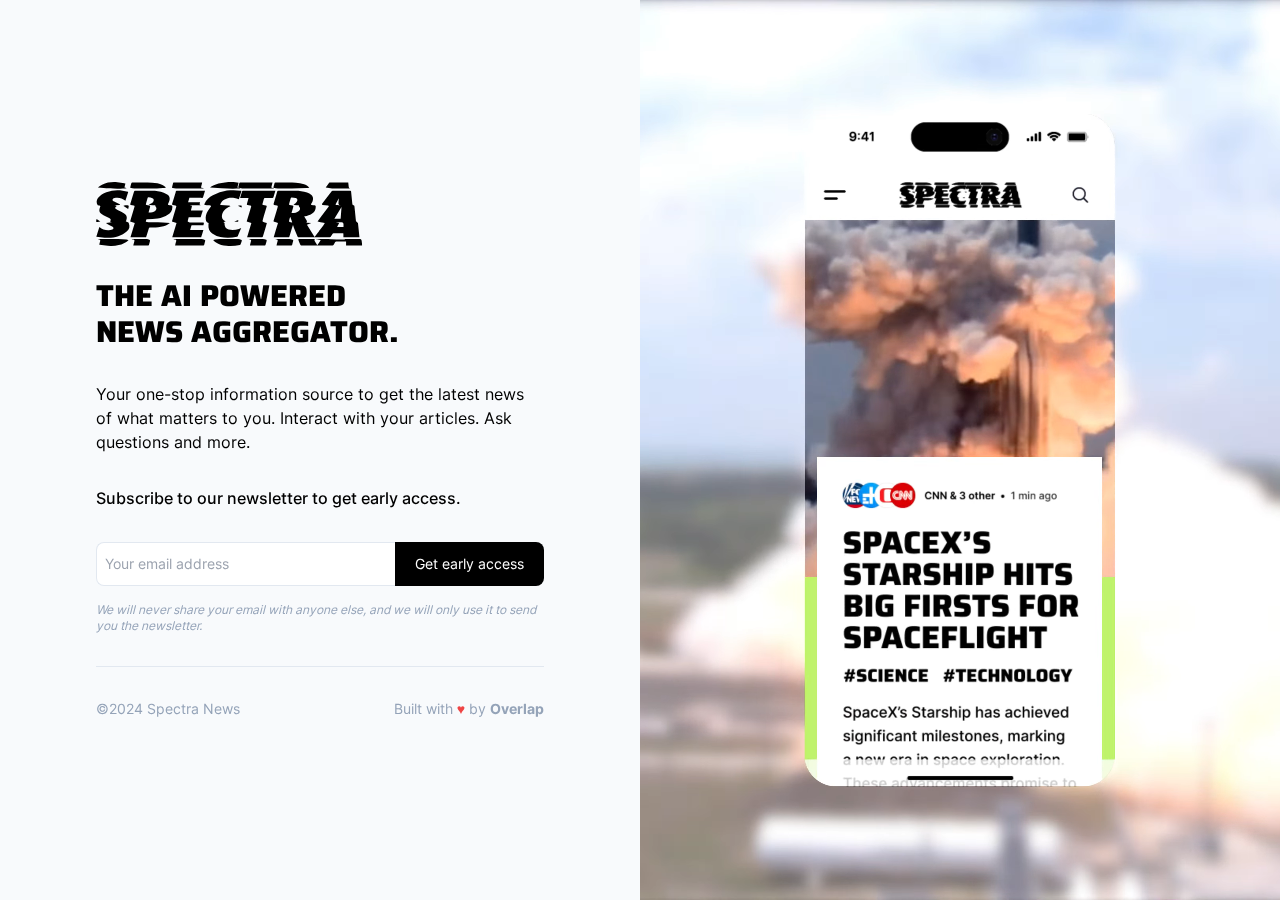
<file: index.html>
<!DOCTYPE html><html lang="en" class="h-full motion-safe:scroll-smooth"> <head><meta charset="UTF-8"><meta name="description" content="Spectra, The AI powered news aggregator."><meta name="viewport" content="width=device-width"><link rel="icon" type="image/svg+xml" href="/favicon.svg"><meta name="generator" content="Astro v4.11.5"><title>Spectra | The AI powered news aggregator.</title><link rel="stylesheet" href="/_astro/index.F7ZfIhFQ.css">
<link rel="stylesheet" href="/_astro/index.DmKllVsJ.css">
<style>button[data-astro-cid-j7pv25f6]{display:flex;align-items:center;justify-content:center;gap:.5rem;white-space:nowrap;border-radius:.5rem;padding:.75rem 1.25rem}section[data-astro-cid-j7pv25f6] img[data-astro-cid-j7pv25f6]{-o-object-fit:cover;object-fit:cover;-o-object-position:top;object-position:top;animation:image-parallax linear both;animation-timeline:view(y)}
</style><script type="module">document.addEventListener("DOMContentLoaded",()=>{function a(){const n=document.getElementById("form");if(n){let e=function(t){o||(o=t);const r=t-o,l=c(r/s);window.scrollTo(0,i+u*l),r<s&&window.requestAnimationFrame(e)},c=function(t){return t<.5?8*t*t*t*t:1-Math.pow(-2*t+2,4)/2};const d=n.offsetTop,i=window.scrollY,u=d-i,s=2e3;let o=null;window.requestAnimationFrame(e)}}window.setTimeout(a,6e3)});
</script></head> <body class="scroll-smooth bg-slate-50 font-sans text-gray-800 antialiased">  <main class="h-full min-h-screen md:flex md:flex-row md:flex-wrap md:items-center md:justify-center flex flex-col-reverse sm:flex-col" data-astro-cid-j7pv25f6> <section id="form" class="text-black h-screen selection:bg-black selection:text-white md:flex md:flex-1 md:items-center md:justify-center" data-astro-cid-j7pv25f6> <div class="flex w-full h-full flex-col items-start justify-center gap-8 p-8 sm:p-24 md:fixed md:max-w-lg lg:p-8" data-astro-cid-j7pv25f6> <svg xmlns="http://www.w3.org/2000/svg" width="267" height="64" fill="none" data-astro-cid-j7pv25f6><g clip-path="url(#a)" data-astro-cid-j7pv25f6><g fill="#000" clip-path="url(#b)" data-astro-cid-j7pv25f6><path d="M208.245 34.485c.842 1.413 1.629 2.727 2.409 4.046.435.732.349 1.438-.259 2.118l4.865.287.042.174-4.356 1.613 7.641 12.272c3.173-4.915 7.498-8.869 10.244-13.996l-7.291-1.424c1.362-1.901 2.551-3.623 3.804-5.299 2.387-3.193 4.813-6.356 7.215-9.538.469-.623.212-1.146-.589-1.226-1.796-.18-3.593-.339-5.386-.542-.232-.026-.524-.226-.628-.426-.083-.16.005-.499.136-.67 3.175-4.228 6.359-8.448 9.568-12.648.189-.249.598-.464.905-.464 4.717-.02 9.436.001 14.153.008 1.187 0 2.374.005 3.561-.04.55-.02.755.157.808.716.392 4.034.833 8.063 1.21 12.099.084.893.32 1.554 1.267 1.792.775.194.866.832.932 1.488.412 4.061.827 8.121 1.244 12.182.025.23.087.46.078.69-.05 1.409.52 2.426 1.801 3.07.21.107.363.494.395.769.417 3.797.808 7.599 1.206 11.4.08.766.165 1.53.254 2.35h-16.077v-3.887c-.355-.03-.602-.07-.849-.07-2.982-.003-5.966.011-8.949-.013-.523-.004-.867.132-1.126.594-.509.908-1.109 1.766-1.566 2.696-.294.596-.664.74-1.286.737-4.575-.025-9.147-.014-13.722-.014-5.702 0-11.405-.014-17.108.019-.7.004-1.006-.222-1.26-.855-1.18-2.957-2.424-5.889-3.623-8.838-.345-.848-.616-1.728-.93-2.62-.875 2.747-1.738 5.43-2.578 8.12-.37 1.188-.662 2.4-1.05 3.58-.08.243-.424.568-.648.57-4.892.03-9.787.017-14.679.01-.054 0-.108-.033-.313-.1 1.425-4.71 2.85-9.425 4.279-14.145-1.422-.466-2.663-.876-3.906-1.276-.483-.154-.662-.386-.491-.938 1.129-3.673 2.231-7.354 3.323-11.04.311-1.054.565-2.122.818-3.191.152-.638-.05-1.033-.784-1.127-.987-.127-1.983-.273-2.932-.556-.248-.075-.545-.749-.462-1.046.9-3.139 1.875-6.255 2.824-9.38.32-1.05.656-2.098.925-3.162.111-.443.275-.62.747-.619 5.762.018 11.524-.055 17.284.042 3.962.066 7.916.383 11.71 1.703 1.629.567 3.136 1.346 4.392 2.552 1.203 1.156 1.775 2.56 1.572 4.23-.209 1.723-.73 3.322-1.926 4.648-.134.15-.212.506-.125.657.113.196.403.368.639.405.989.153 1.987.248 2.979.372.878.11 1.168.66 1.177 1.486.031 3.043-1.413 5.24-3.911 6.816-2.097 1.323-4.432 2.058-6.821 2.639-.221.054-.442.114-.77.2h-.006ZM197.598 22.5c.025-.1.051-.198.075-.298.231-.093.457-.198.692-.28 1.286-.442 2.132-1.351 2.673-2.563.705-1.583.252-2.796-1.413-3.257-1.266-.35-2.618-.377-3.928-.561-.574-.082-.821.177-.968.712-.523 1.895-1.097 3.775-1.627 5.668-.132.474-.092.94.532 1.06.952.183 1.903.395 2.866.511.794.096.98.527.801 1.194-.488 1.815-1.003 3.622-1.509 5.432l-.239.858c2.721.06 5.182-.325 7.273-2.042 1.577-1.295 1.627-3.085.181-4.517-.195-.191-.132-.643-.222-1.173-1.186-.075-2.644-.14-4.094-.279-.375-.036-.728-.305-1.091-.467l-.002.002Zm47.918 2.407-7.145 11.772h6.267l.878-11.772Zm-4.439 20.09h6.426c0-.97.021-1.887-.006-2.803-.034-1.241-.577-1.923-1.805-1.975-1.963-.082-3.932-.023-5.899-.023 0 .039-.004.077-.004.113l3.393.654-2.107 4.032.002.002Zm1.756-28.415c-.046.005-.093 0-.101.014-1.003 1.816-2.036 3.618-2.976 5.466-.198.39-.029.914.638.93.311.007.621.083.93.121 1.034.127 2.068.252 3.102.377-.2-.146-.41-.22-.625-.281-.973-.274-1.422-.91-1.347-1.912.121-1.571.25-3.14.377-4.713l.002-.002Zm-46.87 24.042.267-.252-1.995-5.51c-.509 1.426-.867 2.82-1.189 4.222-.038.163.085.494.214.546.888.361 1.799.67 2.701.992l.002.002ZM34.459 55.325l4.319-14.259-4.636-1.512c.622-2.17 1.198-4.223 1.8-6.267.84-2.854 1.708-5.7 2.549-8.553.23-.784-.005-1.097-.809-1.23a68.72 68.72 0 0 1-2.852-.525c-.665-.14-.636-.65-.49-1.139 1.156-3.846 2.327-7.689 3.487-11.533.47-1.565.464-1.568 2.087-1.566 5.326.005 10.654-.079 15.976.05 4.017.096 8.053.384 11.849 1.872 1.378.54 2.707 1.314 3.9 2.193 1.905 1.406 2.416 3.433 1.802 5.661-.323 1.178-.914 2.286-1.423 3.407-.23.506-.021.989.53 1.062.818.11 1.637.226 2.456.347 1.103.165 1.319.395 1.353 1.495.106 3.424-1.567 5.899-4.249 7.788-3.111 2.194-6.634 3.438-10.37 3.886-3.465.417-6.969.529-10.459.697-.721.035-1.055.207-1.133.92-.049.45-.19.891-.335 1.545.902.182 1.748.462 2.605.506 1.589.08 3.186.005 4.778.027 3.179.046 6.36.06 9.537.188 2.37.096 4.734.351 7.268.548-1.983 1.661-4.143 2.619-6.457 3.245-3.453.933-6.994 1.202-10.557 1.242-1.043.012-2.085.07-3.125.032-.584-.021-.811.229-.966.736-.866 2.85-1.745 5.7-2.649 8.538-.075.236-.374.572-.57.573-5.005.032-10.013.025-15.218.025l.002.001Zm18.329-32.823.071-.29c.38-.09.761-.18 1.142-.273 1.566-.377 2.835-1.143 3.466-2.706.572-1.413.281-2.534-1.113-3.095-1.17-.471-2.5-.546-3.762-.784-.541-.103-.828.116-.983.676-.545 1.976-1.16 3.933-1.706 5.91-.15.543-.037.987.716 1.066.846.09 1.677.332 2.517.49 1.039.197 1.173.41.893 1.452-.485 1.81-.963 3.62-1.465 5.515 2.348.092 4.586-.108 6.538-1.512 1.606-1.156 1.756-3.035.466-4.481-.22-.247-.222-.688-.39-1.257-1.529-.07-3.305-.121-5.076-.25-.447-.033-.876-.302-1.312-.464l-.002.004Z" data-astro-cid-j7pv25f6></path><path d="M105.16 55.312H76.246c1.452-4.808 2.873-9.521 4.298-14.244a9123.96 9123.96 0 0 0-4.638-1.517c.646-2.223 1.251-4.33 1.87-6.43.817-2.775 1.65-5.545 2.466-8.32.252-.858.042-1.144-.819-1.297-.843-.152-1.679-.345-2.52-.508-.817-.158-1.018-.455-.787-1.215 1.008-3.292 2.023-6.582 3.028-9.874.227-.747.497-1.493.615-2.26.121-.786.516-.927 1.232-.92 3.937.041 7.873.047 11.81.047 5.035 0 10.07-.021 15.105-.032h1.111c-.501 1.674-.947 3.223-1.43 4.76-.242.767-.346 1.796-.888 2.19-.539.394-1.549.162-2.354.164-3.618.009-7.235.004-10.942.004l-1.318 4.407h11.982c-.116.52-.181.937-.306 1.335-.309.982-.181 1.258.932 1.549H93.966l-.023.11c.38.081.758.182 1.14.243.748.121.963.438.774 1.194l-.972 3.851h11.972c-.741 2.254-1.452 4.413-2.173 6.61H92.683c-.34 1.34-.69 2.649-.987 3.97-.035.15.168.462.335.538 1.121.518 2.26.911 3.544.892 3.271-.052 6.545-.035 9.816-.005.843.008 1.683.17 2.604.27l-.54 2.523h-.934c-3.417 0-6.834.014-10.25-.012-.587-.005-.858.127-1.009.747-.31 1.286-.742 2.544-1.152 3.907h13.287c-.761 2.494-1.489 4.884-2.235 7.324l-.002-.002ZM3.368 45.111c2.75 2.449 5.88 3.316 9.273 3.205 1.237-.042 2.511-.377 3.676-.822 1.47-.563 1.578-1.797.281-2.684-.949-.648-2.014-1.126-3.027-1.682-1.212-.666-2.423-1.333-3.598-2.194l5.5-.697c.006-.086.013-.173.018-.26-.514-.17-1.029-.34-1.562-.518 1.204-1.26 1.14-2.227-.344-3.108-1.314-.778-2.754-1.34-4.102-2.065-1.321-.709-2.7-1.37-3.87-2.283-2.792-2.178-2.575-4.378-1.463-7.116.386-.949.252-1.277-.803-1.383a11.028 11.028 0 0 1-1.341-.244c-.153-.035-.343-.121-.42-.243-1.344-2.11-1.224-4.879.345-6.914 2.192-2.84 5.178-4.568 8.442-5.864 7.13-2.833 14.335-2.633 21.574-.449.05.016.092.063.266.183l-2.8 8.685c-1.333-.753-2.567-1.629-3.933-2.18-2.267-.916-4.653-1.145-7.03-.375-.795.257-1.82.473-1.899 1.533-.076 1.04.859 1.446 1.619 1.832 1.673.853 3.389 1.622 5.068 2.463.32.16.547.5.817.758l-.166.227-5.363.386c.702.346 1.677-.06 2.066 1.01-.238.137-.44.241-.627.366-.887.59-1.069 1.5-.242 2.166.862.692 1.896 1.185 2.89 1.697 1.721.886 3.541 1.6 5.187 2.603 3.111 1.891 3.67 4.029 2.329 7.665-.078.21-.176.413-.292.685.706.255 1.375.484 2.037.74.443.17.732.368.935.937 1.208 3.372.732 5.676-1.828 8.15-2.474 2.388-5.515 3.792-8.684 4.927-4.43 1.585-9.032 1.865-13.68 1.45-2.692-.24-5.37-.642-8.311-1l3.057-9.582.005-.005Z" data-astro-cid-j7pv25f6></path><path d="M134.448 24.134c-2.572.816-4.479 2.265-6.074 4.165-1.21 1.44-2.043 3.08-2.408 4.938-.484 2.466.722 4.82 3.002 5.864.207.095.419.177.767.323l-2.133.68c-.009.087-.016.175-.024.262l.999.681c0 .456-.035 1.003.005 1.544.197 2.66 1.542 4.248 4.118 4.913 3.476.897 6.867.42 10.221-.625.704-.22 1.397-.477 2.272-.776-.511 1.184-.967 2.203-1.394 3.233-.654 1.577-1.264 3.17-1.949 4.731-.135.308-.49.659-.803.73-5.537 1.255-11.109 1.457-16.686.318a20.998 20.998 0 0 1-8.121-3.561c-2.989-2.148-4.107-5.113-3.79-8.703.054-.604.111-1.21.168-1.842-.019-.017-.057-.08-.104-.087-1.773-.297-2.398-1.505-2.68-3.135-.56-3.245.358-6.15 1.99-8.857.919-1.524 2.08-2.903 3.116-4.361.11-.155.205-.494.127-.577-.198-.212-.483-.409-.763-.462-.587-.115-1.194-.129-1.792-.193-1.081-.115-2.16-.247-3.243-.35-.853-.08-1.048-.465-.713-1.26 1.648-3.912 4.69-6.448 8.289-8.428a40.879 40.879 0 0 1 14.139-4.7c4.429-.62 8.876-.677 13.301.142.338.062.666.16 1.17.283-.897 2.831-1.773 5.598-2.623 8.287-1.541-.476-2.956-1.107-4.433-1.333-3.626-.555-7.125-.073-10.338 1.844-1.65.984-2.741 2.468-3.626 4.117-.247.46-.153.977.473 1.031 2.432.207 4.867.358 7.3.54.544.04 1.091.084 1.621.197.226.049.414.28.617.427h.002Z" data-astro-cid-j7pv25f6></path><path d="M155.369 41.068c-1.651-.538-3.08-1.004-4.67-1.524.81-2.7 1.587-5.263 2.35-7.833.69-2.328 1.373-4.658 2.042-6.992.226-.788-.011-1.078-.84-1.215-.956-.159-1.918-.298-2.855-.537-.655-.169-.593-.706-.438-1.248.53-1.857 1.037-3.718 1.583-5.68h-8.506c.113-.384.186-.643.266-.902.586-1.909 1.198-3.81 1.743-5.729.148-.52.365-.68.89-.678 8.802.025 17.603.032 26.405.038 1.679 0 3.357-.017 5.036-.027h1.026c-.528 1.741-.999 3.342-1.507 4.932-.243.767-.355 1.773-.895 2.188-.501.384-1.495.141-2.273.146-1.824.01-3.647.03-5.47-.008-.754-.016-1.21.134-1.411.978-.404 1.686-.955 3.337-1.387 5.018-.129.499-.007.935.702 1.013.905.1 1.795.34 2.696.5.792.138 1.023.454.785 1.256-.949 3.189-1.929 6.37-2.866 9.56a97.594 97.594 0 0 0-1.243 4.7c-.045.19.176.593.362.664 1.257.476 2.536.89 3.971 1.379-.587 2.085-1.157 4.202-1.779 6.302-.732 2.47-1.499 4.929-2.289 7.38-.079.24-.435.554-.664.556-4.893.03-9.787.019-14.682.014-.081 0-.163-.044-.358-.1l4.274-14.149.002-.002ZM266.225 63.432h-16.157v-3.944c-.367-.024-.619-.056-.872-.056-2.953-.003-5.906.014-8.859-.017-.581-.007-.876.193-1.14.692a29.752 29.752 0 0 1-1.688 2.824c-.184.271-.628.516-.953.516-10.423.026-20.846.02-31.269.033-.512 0-.773-.146-.961-.636-.565-1.488-1.208-2.946-1.774-4.432-.438-1.145-.266-1.359.943-1.359h15.551c-1.029.707-.664 1.366-.209 2.087.815 1.292 1.575 2.621 2.472 4.125 1.187-1.717 2.278-3.297 3.387-4.905-1.383-1.081-3.019-.921-4.707-1.227.266-.043.378-.07.489-.078.144-.009.29-.002.434-.002 4.691 0 9.4-.255 14.066.082 3.683.266 7.354.429 11.04.448.984.005 1.968 0 3.143 0l-.734-.46c.139-.033.211-.066.284-.066 4.951-.004 9.901-.007 14.853 0 1.258 0 1.98.657 2.131 1.904.177 1.46.349 2.922.533 4.472l-.003-.001ZM143.804 6.113l-1.616-.624c.375-1.434.757-2.826 1.095-4.23.123-.512.359-.678.891-.677 3.329.018 6.659-.008 9.987-.01 7.004-.004 14.01 0 21.015 0h1.369c-.431 1.726-.827 3.316-1.239 4.976.935.274 1.827.537 2.718.8v.147c-.26.016-.521.045-.78.045-10.31.002-20.622.012-30.932-.017-.845-.002-1.689-.287-2.536-.44l.028.03ZM77.665 57.053h6.16c7.209 0 14.418-.038 21.626.04 1.15.012 2.303.518 3.432.866.176.053.377.514.327.731a67.791 67.791 0 0 1-1.09 4.192c-.071.24-.436.564-.665.564-9.38.026-18.76.019-28.14.014-.053 0-.107-.034-.222-.07.355-1.415.63-2.86 1.09-4.24.311-.936-.151-1.296-.827-1.558-.548-.212-1.146-.294-1.721-.435.009-.034.017-.07.028-.104h.002Z" data-astro-cid-j7pv25f6></path><path d="M213.314 5.652c-1.088.18-1.978.428-2.877.459-4.851.174-9.703.346-14.558.417-4.659.07-9.323.08-13.982-.022-1.483-.033-2.955-.517-4.547-.816.438-1.665.8-3.144 1.237-4.6.067-.22.484-.471.741-.473 4.31-.035 8.621-.052 12.933-.03 2.516.014 5.035.06 7.55.173 2.805.126 5.581.476 8.266 1.367 1.99.66 3.711 1.705 5.237 3.525ZM69.595 5.671c-.895.151-1.785.369-2.687.44-2.015.16-4.032.332-6.05.35-7.531.06-15.062.104-22.593.043-1.333-.01-2.661-.548-4.104-.867.428-1.634.794-3.141 1.241-4.625.061-.206.506-.42.775-.421C39.768.565 43.36.554 46.948.586c3.066.026 6.135.03 9.196.187 3.558.183 7.109.583 10.336 2.255 1.156.6 2.155 1.5 3.226 2.264l-.108.381-.003-.002ZM106.16.633l-1.233 4.906 2.747.822a5.68 5.68 0 0 1-.023.183h-.812c-8.912 0-17.827.038-26.738-.04-1.362-.012-2.722-.553-4.171-.868.424-1.623.817-3.069 1.178-4.524.148-.596.584-.54 1.02-.54 3.126 0 6.249.002 9.374.003 6.132 0 12.264.004 18.395.007.056 0 .112.021.264.05h-.001ZM3.268 62.702c.285-1.215.474-2.425.863-3.565.336-.986-.187-1.31-.902-1.566-.523-.186-1.077-.285-1.705-.447.13-.04.157-.053.184-.053 4.31-.061 8.62-.152 12.93-.17 2.485-.01 4.974.053 7.458.164 2.756.124 5.51.303 8.259.536.712.06 1.4.412 2.169.651-2.826 2.677-6.167 4.03-9.754 4.862a34.718 34.718 0 0 1-11.028.74c-2.699-.247-5.38-.685-8.07-1.041-.137-.017-.267-.073-.403-.11l-.001-.001ZM117.459 58.072c.455-.221.893-.578 1.369-.637a48.651 48.651 0 0 1 4.551-.37c3.35-.099 6.705-.17 10.058-.174 2.89-.003 5.784.026 8.665.2 1.167.07 2.316.53 3.451.889.17.053.356.564.288.79a42.458 42.458 0 0 1-1.225 3.516c-.115.287-.459.612-.751.676-4.463.982-8.986 1.281-13.526.826-3.491-.35-6.915-1.095-9.919-3.057-1.049-.687-1.988-1.544-2.977-2.324.005-.111.011-.224.018-.335h-.002ZM143.776 6.083l.44.46c-10.136.381-20.135-.086-30.141-.945 3.193-4.16 21.032-7.133 28.5-4.746l-1.176 4.76 2.405.502-.028-.03ZM29.406 1.597l-.958 3.939c.729.224 1.445.445 2.178.669-4.244.6-13.962.923-28.71-.654C3.19 4.352 4.501 3.356 6.004 2.647 10.887.344 16.063-.278 21.376.2c2.347.212 4.669.709 7 1.091.333.056.654.192 1.03.306ZM253.925 6.493c-.271.018-.544.049-.815.049-5.677.003-11.357.082-17.03-.04-2.063-.043-4.117-.565-6.38-.9 1.159-1.665 2.193-3.19 3.285-4.67.16-.218.599-.322.911-.324 4.428-.026 8.858-.024 13.287-.03h5.056c.139 1.164.299 2.298.403 3.437.09.99.2 1.945 1.284 2.477l-.001.001ZM35.87 57.053c4.484 0 8.966-.024 13.45.018 1.14.01 2.288.172 3.414.364 1.149.199 1.47.758 1.194 1.92a54.395 54.395 0 0 1-.944 3.517c-.076.245-.436.57-.669.572-4.978.033-9.955.024-15.05.024.25-.91.49-1.752.71-2.6.144-.56.26-1.126.382-1.69.228-1.06.099-1.296-.968-1.642-.5-.161-1.022-.259-1.533-.386l.014-.099v.002ZM153.895 63.47c.388-1.55.706-3.016 1.137-4.448.193-.64.041-1.013-.511-1.234-.65-.26-1.33-.45-2.084-.7.302-.014.535-.033.766-.033 4.57-.002 9.141-.052 13.708.035 1.107.02 2.215.458 3.301.778.466.137.573.518.414 1.045-.393 1.3-.678 2.631-1.068 3.931-.074.25-.42.6-.644.6-4.973.035-9.946.026-15.021.026h.002ZM180.505 63.47c.385-1.54.653-2.995 1.129-4.38.322-.933-.21-1.229-.808-1.486-.535-.231-1.142-.299-1.717-.55h.858c4.429 0 8.858-.048 13.284.034 1.141.02 2.286.407 3.405.714.522.143.692.556.504 1.163-.4 1.296-.683 2.63-1.065 3.931-.068.23-.386.55-.591.551-4.976.032-9.952.025-15.001.025l.002-.002ZM32.164 26.974l-4.614-3.013.071-.231c1.571-.29 3.151-.614 4.743-.124.217.066.424.674.377.994-.12.82-.384 1.62-.577 2.376v-.002ZM4.336 39.556c-1.5.177-2.902 1.173-4.336-.167l.582-2.388c1.269.864 2.472 1.68 3.754 2.555ZM145.448 25.607c-1.084-.534-2.087-1.03-3.09-1.523l.103-.46c.914-.034 1.833-.133 2.737-.054.215.019.478.61.537.968.05.306-.163.653-.285 1.069h-.002ZM142.288 38.06l-.133 1.792c-1.078-.092-2.399-.207-3.923-.34 1.495-.535 2.777-.993 4.055-1.452h.001Z" data-astro-cid-j7pv25f6></path></g></g><defs data-astro-cid-j7pv25f6><clipPath id="a" data-astro-cid-j7pv25f6><path fill="#fff" d="M0 0h266.4v64H0z" data-astro-cid-j7pv25f6></path></clipPath><clipPath id="b" data-astro-cid-j7pv25f6><path fill="#fff" d="M0 0h266.225v64H0z" data-astro-cid-j7pv25f6></path></clipPath></defs></svg> <h1 class="text-3xl uppercase text-balance" data-astro-cid-j7pv25f6>
The AI powered news aggregator.
</h1> <p data-astro-cid-j7pv25f6>
Your one-stop information source to get the latest news of what
          matters to you. Interact with your articles. Ask questions and more.
</p> <!-- <p>Coming soon to iOS and Android.</p> --> <p class="font-medium" data-astro-cid-j7pv25f6>
Subscribe to our newsletter to get early access.
</p> <form id="subscribeForm" action="https://news.getspectra.app/subscribe" method="post" class="w-full"> <div class="w-full text-sm flex"> <input class="bg-white p-2 pr-0 border-r-0 rounded-l-lg flex-1 text-black border border-slate-200 whitespace-nowrap" type="email" placeholder="Your email address" name="EMAIL" required> <!-- Honeypot field --> <div aria-hidden="true" style="position: absolute; left: -5000px;"> <input type="text" name="b_b2f0e0451e670622752a0bf03_c70198936d" tabindex="-1" value=""> </div> <!-- Hidden field for tags --> <input type="hidden" name="tags" value="landing"> <button type="submit" value="Subscribe" name="subscribe" class="bg-black hover:bg-slate-800 text-white p-3 sm:px-5 rounded-r-lg whitespace-nowrap">Get early access</button> </div> <p class="py-2" id="response"></p><p id="defaultMsg" class="text-xs italic text-slate-400"> We will never share your email with anyone else, and we will only use it to send you the newsletter. </p> <p id="successMsg" class="italic text-sm text-green-600" hidden> Thank you for subscribing! Check your inbox. 📬 </p> <p id="failureMsg" class="italic text-sm text-red-600" hidden> Subscription failed. Please try again. </p> <p id="errorMsg" class="italic text-sm text-red-600" hidden> An error occurred. Please try again. </p>  </form> <script>
  document.addEventListener("DOMContentLoaded", function () {
    const form = document.getElementById("subscribeForm");
    const successMsg = document.getElementById("successMsg");
    const failureMsg = document.getElementById("failureMsg");
    const errorMsg = document.getElementById("errorMsg");

    form.addEventListener("submit", function (event) {
      event.preventDefault();

      const formData = new FormData(form);

      fetch(form.action, {
        method: form.method,
        body: formData,
        headers: {
          Accept: "application/json",
        },
      })
        .then((response) => response.json())
        .then((data) => {
          if (data.result === "success") {
            defaultMsg.remove();
            successMsg.removeAttribute("hidden");
          } else {
            defaultMsg.remove();
            failureMsg.removeAttribute("hidden");
          }
          form.reset(); // Clear the input field after submission
        })
        .catch((error) => {
          console.error(error);
          defaultMsg.remove();
          errorMsg.removeAttribute("hidden");
        });
    });
  });
</script> <hr class="w-full h-px bg-slate-200 border-0" data-astro-cid-j7pv25f6> <p class="text-sm text-slate-400 flex justify-between w-full" data-astro-cid-j7pv25f6> <span data-astro-cid-j7pv25f6>&copy;2024 Spectra News</span> <span data-astro-cid-j7pv25f6>
Built with <span class="text-red-500" data-astro-cid-j7pv25f6>&hearts;</span> by <a class="hover:underline font-bold hover:text-slate-600" href="https://weareoverlap.io/" target="_blank" data-astro-cid-j7pv25f6>Overlap</a></span> </p> </div> </section> <section class="bg-lime-300 overflow-clip relative h-screen selection:bg-white selection:text-primary-600 md:flex md:min-h-screen md:flex-1 md:items-center md:justify-center" data-astro-cid-j7pv25f6> <div class="flex w-full h-full items-center pointer-events-none" data-astro-cid-j7pv25f6> <video class="absolute z-10 w-full h-full pointer-events-none object-cover" poster="/_astro/landing-cover-bg.CY1GF8Io.webp" autoplay loop muted playsinline preload="auto" disableRemotePlayback disablepictureinpicture data-astro-cid-j7pv25f6> <source src="/_astro/spectra-landing.B311-CaA.mp4" type="video/mp4; codecs=&quot;hvc1&quot;" data-astro-cid-j7pv25f6> <source src="/_astro/spectra-landing.BW5N-xcs.webm" type="video/webm; codecs=&quot;vp9&quot;" data-astro-cid-j7pv25f6> <img src="/_astro/landing-cover-bg.CY1GF8Io_LdiYr.png" class="absolute w-full h-full" alt="Spectra, The AI powered news aggregator." data-astro-cid-j7pv25f6 width="1800" height="1800" loading="lazy" decoding="async"> </video> </div> </section> </main>  <script src="https://cloud.umami.is/script.js" data-website-id="900df4de-b23f-4a42-a7bf-7a2173920e97"></script></body></html>
</file>
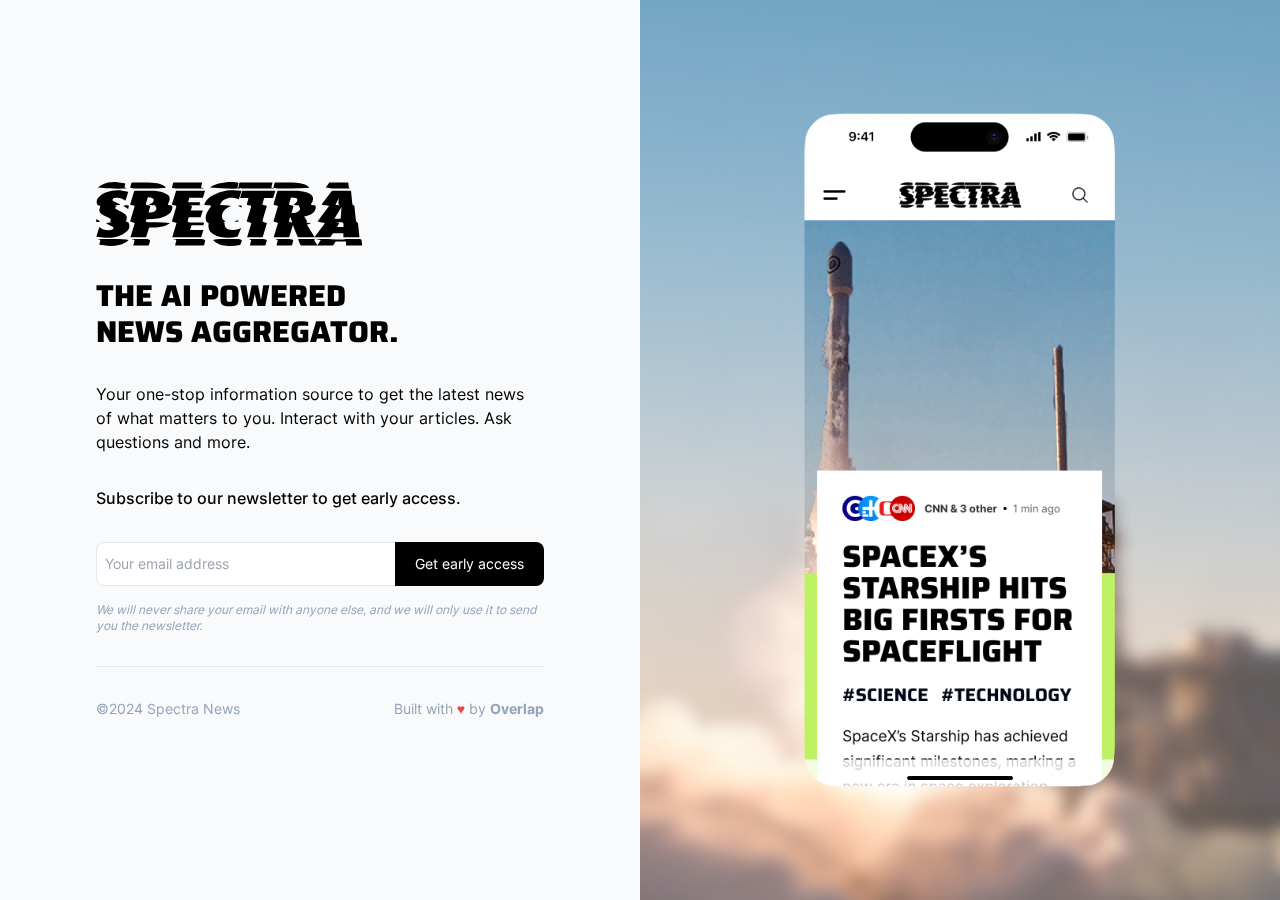
<file: en/index.html>
<!doctype html><title>Redirecting to: /</title><meta http-equiv="refresh" content="0;url=/"><meta name="robots" content="noindex"><link rel="canonical" href="/"><body>	<a href="/">Redirecting from <code>/en/</code> to <code>/</code></a></body>
</file>
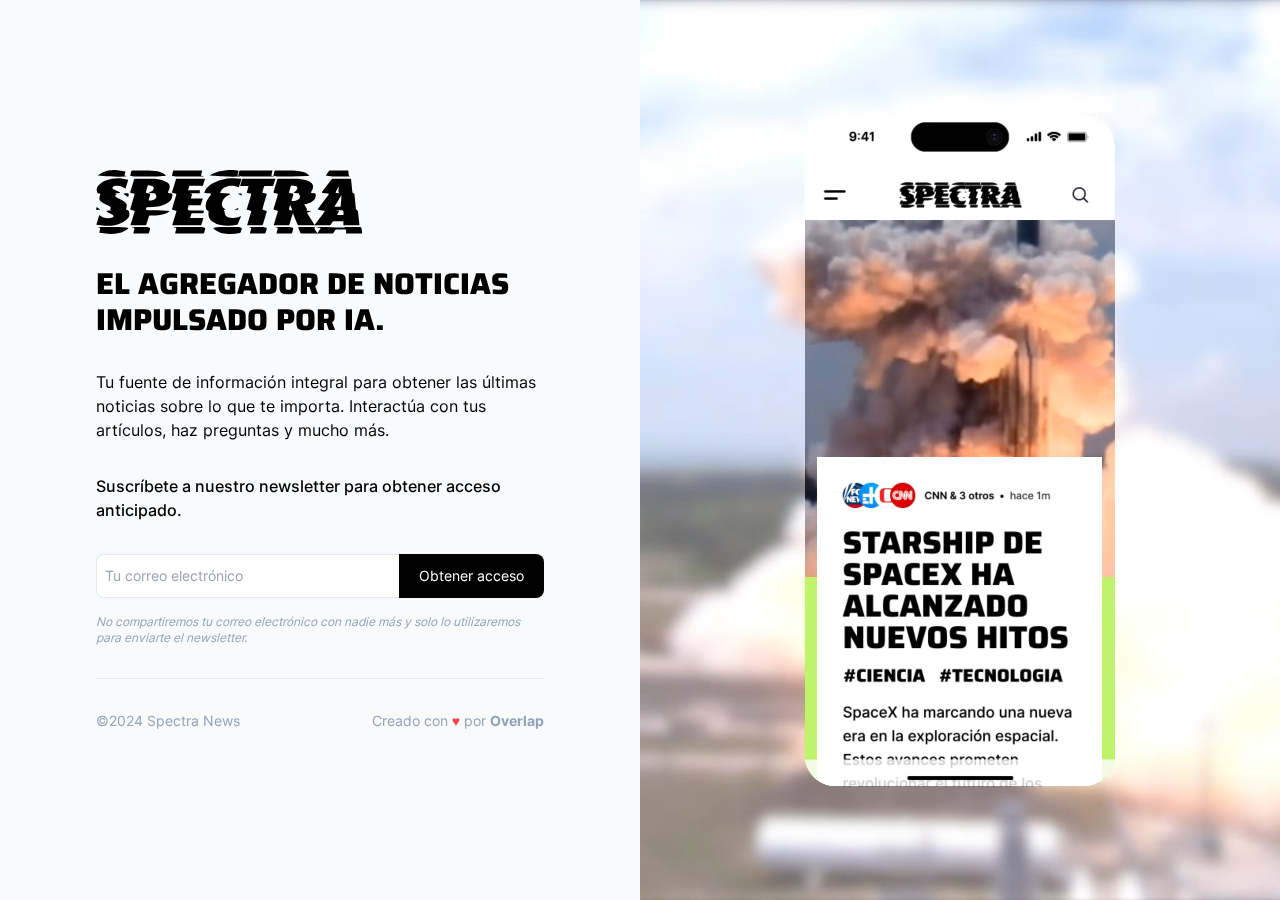
<file: es/index.html>
<!DOCTYPE html><html lang="es" class="h-full motion-safe:scroll-smooth"> <head><meta charset="UTF-8"><meta name="description" content="Spectra, The AI powered news aggregator."><meta name="viewport" content="width=device-width"><link rel="icon" type="image/svg+xml" href="/favicon.svg"><meta name="generator" content="Astro v4.11.5"><title>Spectra | El agregador de noticias impulsado por IA.</title><link rel="stylesheet" href="/_astro/index.F7ZfIhFQ.css">
<link rel="stylesheet" href="/_astro/index.DmKllVsJ.css">
<style>button[data-astro-cid-7pewbour]{display:flex;align-items:center;justify-content:center;gap:.5rem;white-space:nowrap;border-radius:.5rem;padding:.75rem 1.25rem}section[data-astro-cid-7pewbour] img[data-astro-cid-7pewbour]{-o-object-fit:cover;object-fit:cover;-o-object-position:top;object-position:top;animation:image-parallax linear both;animation-timeline:view(y)}
</style><script type="module">document.addEventListener("DOMContentLoaded",()=>{function a(){const n=document.getElementById("form");if(n){let e=function(t){o||(o=t);const r=t-o,l=c(r/s);window.scrollTo(0,i+u*l),r<s&&window.requestAnimationFrame(e)},c=function(t){return t<.5?8*t*t*t*t:1-Math.pow(-2*t+2,4)/2};const d=n.offsetTop,i=window.scrollY,u=d-i,s=2e3;let o=null;window.requestAnimationFrame(e)}}window.setTimeout(a,6e3)});
</script></head> <body class="scroll-smooth bg-slate-50 font-sans text-gray-800 antialiased">  <main class="h-full min-h-screen md:flex md:flex-row md:flex-wrap md:items-center md:justify-center flex flex-col-reverse sm:flex-col" data-astro-cid-7pewbour> <section id="form" class="text-black h-screen selection:bg-black selection:text-white md:flex md:flex-1 md:items-center md:justify-center" data-astro-cid-7pewbour> <div class="flex w-full h-full flex-col items-start justify-center gap-8 p-8 sm:p-24 md:fixed md:max-w-lg lg:p-8" data-astro-cid-7pewbour> <svg xmlns="http://www.w3.org/2000/svg" width="267" height="64" fill="none" data-astro-cid-7pewbour><g clip-path="url(#a)" data-astro-cid-7pewbour><g fill="#000" clip-path="url(#b)" data-astro-cid-7pewbour><path d="M208.245 34.485c.842 1.413 1.629 2.727 2.409 4.046.435.732.349 1.438-.259 2.118l4.865.287.042.174-4.356 1.613 7.641 12.272c3.173-4.915 7.498-8.869 10.244-13.996l-7.291-1.424c1.362-1.901 2.551-3.623 3.804-5.299 2.387-3.193 4.813-6.356 7.215-9.538.469-.623.212-1.146-.589-1.226-1.796-.18-3.593-.339-5.386-.542-.232-.026-.524-.226-.628-.426-.083-.16.005-.499.136-.67 3.175-4.228 6.359-8.448 9.568-12.648.189-.249.598-.464.905-.464 4.717-.02 9.436.001 14.153.008 1.187 0 2.374.005 3.561-.04.55-.02.755.157.808.716.392 4.034.833 8.063 1.21 12.099.084.893.32 1.554 1.267 1.792.775.194.866.832.932 1.488.412 4.061.827 8.121 1.244 12.182.025.23.087.46.078.69-.05 1.409.52 2.426 1.801 3.07.21.107.363.494.395.769.417 3.797.808 7.599 1.206 11.4.08.766.165 1.53.254 2.35h-16.077v-3.887c-.355-.03-.602-.07-.849-.07-2.982-.003-5.966.011-8.949-.013-.523-.004-.867.132-1.126.594-.509.908-1.109 1.766-1.566 2.696-.294.596-.664.74-1.286.737-4.575-.025-9.147-.014-13.722-.014-5.702 0-11.405-.014-17.108.019-.7.004-1.006-.222-1.26-.855-1.18-2.957-2.424-5.889-3.623-8.838-.345-.848-.616-1.728-.93-2.62-.875 2.747-1.738 5.43-2.578 8.12-.37 1.188-.662 2.4-1.05 3.58-.08.243-.424.568-.648.57-4.892.03-9.787.017-14.679.01-.054 0-.108-.033-.313-.1 1.425-4.71 2.85-9.425 4.279-14.145-1.422-.466-2.663-.876-3.906-1.276-.483-.154-.662-.386-.491-.938 1.129-3.673 2.231-7.354 3.323-11.04.311-1.054.565-2.122.818-3.191.152-.638-.05-1.033-.784-1.127-.987-.127-1.983-.273-2.932-.556-.248-.075-.545-.749-.462-1.046.9-3.139 1.875-6.255 2.824-9.38.32-1.05.656-2.098.925-3.162.111-.443.275-.62.747-.619 5.762.018 11.524-.055 17.284.042 3.962.066 7.916.383 11.71 1.703 1.629.567 3.136 1.346 4.392 2.552 1.203 1.156 1.775 2.56 1.572 4.23-.209 1.723-.73 3.322-1.926 4.648-.134.15-.212.506-.125.657.113.196.403.368.639.405.989.153 1.987.248 2.979.372.878.11 1.168.66 1.177 1.486.031 3.043-1.413 5.24-3.911 6.816-2.097 1.323-4.432 2.058-6.821 2.639-.221.054-.442.114-.77.2h-.006ZM197.598 22.5c.025-.1.051-.198.075-.298.231-.093.457-.198.692-.28 1.286-.442 2.132-1.351 2.673-2.563.705-1.583.252-2.796-1.413-3.257-1.266-.35-2.618-.377-3.928-.561-.574-.082-.821.177-.968.712-.523 1.895-1.097 3.775-1.627 5.668-.132.474-.092.94.532 1.06.952.183 1.903.395 2.866.511.794.096.98.527.801 1.194-.488 1.815-1.003 3.622-1.509 5.432l-.239.858c2.721.06 5.182-.325 7.273-2.042 1.577-1.295 1.627-3.085.181-4.517-.195-.191-.132-.643-.222-1.173-1.186-.075-2.644-.14-4.094-.279-.375-.036-.728-.305-1.091-.467l-.002.002Zm47.918 2.407-7.145 11.772h6.267l.878-11.772Zm-4.439 20.09h6.426c0-.97.021-1.887-.006-2.803-.034-1.241-.577-1.923-1.805-1.975-1.963-.082-3.932-.023-5.899-.023 0 .039-.004.077-.004.113l3.393.654-2.107 4.032.002.002Zm1.756-28.415c-.046.005-.093 0-.101.014-1.003 1.816-2.036 3.618-2.976 5.466-.198.39-.029.914.638.93.311.007.621.083.93.121 1.034.127 2.068.252 3.102.377-.2-.146-.41-.22-.625-.281-.973-.274-1.422-.91-1.347-1.912.121-1.571.25-3.14.377-4.713l.002-.002Zm-46.87 24.042.267-.252-1.995-5.51c-.509 1.426-.867 2.82-1.189 4.222-.038.163.085.494.214.546.888.361 1.799.67 2.701.992l.002.002ZM34.459 55.325l4.319-14.259-4.636-1.512c.622-2.17 1.198-4.223 1.8-6.267.84-2.854 1.708-5.7 2.549-8.553.23-.784-.005-1.097-.809-1.23a68.72 68.72 0 0 1-2.852-.525c-.665-.14-.636-.65-.49-1.139 1.156-3.846 2.327-7.689 3.487-11.533.47-1.565.464-1.568 2.087-1.566 5.326.005 10.654-.079 15.976.05 4.017.096 8.053.384 11.849 1.872 1.378.54 2.707 1.314 3.9 2.193 1.905 1.406 2.416 3.433 1.802 5.661-.323 1.178-.914 2.286-1.423 3.407-.23.506-.021.989.53 1.062.818.11 1.637.226 2.456.347 1.103.165 1.319.395 1.353 1.495.106 3.424-1.567 5.899-4.249 7.788-3.111 2.194-6.634 3.438-10.37 3.886-3.465.417-6.969.529-10.459.697-.721.035-1.055.207-1.133.92-.049.45-.19.891-.335 1.545.902.182 1.748.462 2.605.506 1.589.08 3.186.005 4.778.027 3.179.046 6.36.06 9.537.188 2.37.096 4.734.351 7.268.548-1.983 1.661-4.143 2.619-6.457 3.245-3.453.933-6.994 1.202-10.557 1.242-1.043.012-2.085.07-3.125.032-.584-.021-.811.229-.966.736-.866 2.85-1.745 5.7-2.649 8.538-.075.236-.374.572-.57.573-5.005.032-10.013.025-15.218.025l.002.001Zm18.329-32.823.071-.29c.38-.09.761-.18 1.142-.273 1.566-.377 2.835-1.143 3.466-2.706.572-1.413.281-2.534-1.113-3.095-1.17-.471-2.5-.546-3.762-.784-.541-.103-.828.116-.983.676-.545 1.976-1.16 3.933-1.706 5.91-.15.543-.037.987.716 1.066.846.09 1.677.332 2.517.49 1.039.197 1.173.41.893 1.452-.485 1.81-.963 3.62-1.465 5.515 2.348.092 4.586-.108 6.538-1.512 1.606-1.156 1.756-3.035.466-4.481-.22-.247-.222-.688-.39-1.257-1.529-.07-3.305-.121-5.076-.25-.447-.033-.876-.302-1.312-.464l-.002.004Z" data-astro-cid-7pewbour></path><path d="M105.16 55.312H76.246c1.452-4.808 2.873-9.521 4.298-14.244a9123.96 9123.96 0 0 0-4.638-1.517c.646-2.223 1.251-4.33 1.87-6.43.817-2.775 1.65-5.545 2.466-8.32.252-.858.042-1.144-.819-1.297-.843-.152-1.679-.345-2.52-.508-.817-.158-1.018-.455-.787-1.215 1.008-3.292 2.023-6.582 3.028-9.874.227-.747.497-1.493.615-2.26.121-.786.516-.927 1.232-.92 3.937.041 7.873.047 11.81.047 5.035 0 10.07-.021 15.105-.032h1.111c-.501 1.674-.947 3.223-1.43 4.76-.242.767-.346 1.796-.888 2.19-.539.394-1.549.162-2.354.164-3.618.009-7.235.004-10.942.004l-1.318 4.407h11.982c-.116.52-.181.937-.306 1.335-.309.982-.181 1.258.932 1.549H93.966l-.023.11c.38.081.758.182 1.14.243.748.121.963.438.774 1.194l-.972 3.851h11.972c-.741 2.254-1.452 4.413-2.173 6.61H92.683c-.34 1.34-.69 2.649-.987 3.97-.035.15.168.462.335.538 1.121.518 2.26.911 3.544.892 3.271-.052 6.545-.035 9.816-.005.843.008 1.683.17 2.604.27l-.54 2.523h-.934c-3.417 0-6.834.014-10.25-.012-.587-.005-.858.127-1.009.747-.31 1.286-.742 2.544-1.152 3.907h13.287c-.761 2.494-1.489 4.884-2.235 7.324l-.002-.002ZM3.368 45.111c2.75 2.449 5.88 3.316 9.273 3.205 1.237-.042 2.511-.377 3.676-.822 1.47-.563 1.578-1.797.281-2.684-.949-.648-2.014-1.126-3.027-1.682-1.212-.666-2.423-1.333-3.598-2.194l5.5-.697c.006-.086.013-.173.018-.26-.514-.17-1.029-.34-1.562-.518 1.204-1.26 1.14-2.227-.344-3.108-1.314-.778-2.754-1.34-4.102-2.065-1.321-.709-2.7-1.37-3.87-2.283-2.792-2.178-2.575-4.378-1.463-7.116.386-.949.252-1.277-.803-1.383a11.028 11.028 0 0 1-1.341-.244c-.153-.035-.343-.121-.42-.243-1.344-2.11-1.224-4.879.345-6.914 2.192-2.84 5.178-4.568 8.442-5.864 7.13-2.833 14.335-2.633 21.574-.449.05.016.092.063.266.183l-2.8 8.685c-1.333-.753-2.567-1.629-3.933-2.18-2.267-.916-4.653-1.145-7.03-.375-.795.257-1.82.473-1.899 1.533-.076 1.04.859 1.446 1.619 1.832 1.673.853 3.389 1.622 5.068 2.463.32.16.547.5.817.758l-.166.227-5.363.386c.702.346 1.677-.06 2.066 1.01-.238.137-.44.241-.627.366-.887.59-1.069 1.5-.242 2.166.862.692 1.896 1.185 2.89 1.697 1.721.886 3.541 1.6 5.187 2.603 3.111 1.891 3.67 4.029 2.329 7.665-.078.21-.176.413-.292.685.706.255 1.375.484 2.037.74.443.17.732.368.935.937 1.208 3.372.732 5.676-1.828 8.15-2.474 2.388-5.515 3.792-8.684 4.927-4.43 1.585-9.032 1.865-13.68 1.45-2.692-.24-5.37-.642-8.311-1l3.057-9.582.005-.005Z" data-astro-cid-7pewbour></path><path d="M134.448 24.134c-2.572.816-4.479 2.265-6.074 4.165-1.21 1.44-2.043 3.08-2.408 4.938-.484 2.466.722 4.82 3.002 5.864.207.095.419.177.767.323l-2.133.68c-.009.087-.016.175-.024.262l.999.681c0 .456-.035 1.003.005 1.544.197 2.66 1.542 4.248 4.118 4.913 3.476.897 6.867.42 10.221-.625.704-.22 1.397-.477 2.272-.776-.511 1.184-.967 2.203-1.394 3.233-.654 1.577-1.264 3.17-1.949 4.731-.135.308-.49.659-.803.73-5.537 1.255-11.109 1.457-16.686.318a20.998 20.998 0 0 1-8.121-3.561c-2.989-2.148-4.107-5.113-3.79-8.703.054-.604.111-1.21.168-1.842-.019-.017-.057-.08-.104-.087-1.773-.297-2.398-1.505-2.68-3.135-.56-3.245.358-6.15 1.99-8.857.919-1.524 2.08-2.903 3.116-4.361.11-.155.205-.494.127-.577-.198-.212-.483-.409-.763-.462-.587-.115-1.194-.129-1.792-.193-1.081-.115-2.16-.247-3.243-.35-.853-.08-1.048-.465-.713-1.26 1.648-3.912 4.69-6.448 8.289-8.428a40.879 40.879 0 0 1 14.139-4.7c4.429-.62 8.876-.677 13.301.142.338.062.666.16 1.17.283-.897 2.831-1.773 5.598-2.623 8.287-1.541-.476-2.956-1.107-4.433-1.333-3.626-.555-7.125-.073-10.338 1.844-1.65.984-2.741 2.468-3.626 4.117-.247.46-.153.977.473 1.031 2.432.207 4.867.358 7.3.54.544.04 1.091.084 1.621.197.226.049.414.28.617.427h.002Z" data-astro-cid-7pewbour></path><path d="M155.369 41.068c-1.651-.538-3.08-1.004-4.67-1.524.81-2.7 1.587-5.263 2.35-7.833.69-2.328 1.373-4.658 2.042-6.992.226-.788-.011-1.078-.84-1.215-.956-.159-1.918-.298-2.855-.537-.655-.169-.593-.706-.438-1.248.53-1.857 1.037-3.718 1.583-5.68h-8.506c.113-.384.186-.643.266-.902.586-1.909 1.198-3.81 1.743-5.729.148-.52.365-.68.89-.678 8.802.025 17.603.032 26.405.038 1.679 0 3.357-.017 5.036-.027h1.026c-.528 1.741-.999 3.342-1.507 4.932-.243.767-.355 1.773-.895 2.188-.501.384-1.495.141-2.273.146-1.824.01-3.647.03-5.47-.008-.754-.016-1.21.134-1.411.978-.404 1.686-.955 3.337-1.387 5.018-.129.499-.007.935.702 1.013.905.1 1.795.34 2.696.5.792.138 1.023.454.785 1.256-.949 3.189-1.929 6.37-2.866 9.56a97.594 97.594 0 0 0-1.243 4.7c-.045.19.176.593.362.664 1.257.476 2.536.89 3.971 1.379-.587 2.085-1.157 4.202-1.779 6.302-.732 2.47-1.499 4.929-2.289 7.38-.079.24-.435.554-.664.556-4.893.03-9.787.019-14.682.014-.081 0-.163-.044-.358-.1l4.274-14.149.002-.002ZM266.225 63.432h-16.157v-3.944c-.367-.024-.619-.056-.872-.056-2.953-.003-5.906.014-8.859-.017-.581-.007-.876.193-1.14.692a29.752 29.752 0 0 1-1.688 2.824c-.184.271-.628.516-.953.516-10.423.026-20.846.02-31.269.033-.512 0-.773-.146-.961-.636-.565-1.488-1.208-2.946-1.774-4.432-.438-1.145-.266-1.359.943-1.359h15.551c-1.029.707-.664 1.366-.209 2.087.815 1.292 1.575 2.621 2.472 4.125 1.187-1.717 2.278-3.297 3.387-4.905-1.383-1.081-3.019-.921-4.707-1.227.266-.043.378-.07.489-.078.144-.009.29-.002.434-.002 4.691 0 9.4-.255 14.066.082 3.683.266 7.354.429 11.04.448.984.005 1.968 0 3.143 0l-.734-.46c.139-.033.211-.066.284-.066 4.951-.004 9.901-.007 14.853 0 1.258 0 1.98.657 2.131 1.904.177 1.46.349 2.922.533 4.472l-.003-.001ZM143.804 6.113l-1.616-.624c.375-1.434.757-2.826 1.095-4.23.123-.512.359-.678.891-.677 3.329.018 6.659-.008 9.987-.01 7.004-.004 14.01 0 21.015 0h1.369c-.431 1.726-.827 3.316-1.239 4.976.935.274 1.827.537 2.718.8v.147c-.26.016-.521.045-.78.045-10.31.002-20.622.012-30.932-.017-.845-.002-1.689-.287-2.536-.44l.028.03ZM77.665 57.053h6.16c7.209 0 14.418-.038 21.626.04 1.15.012 2.303.518 3.432.866.176.053.377.514.327.731a67.791 67.791 0 0 1-1.09 4.192c-.071.24-.436.564-.665.564-9.38.026-18.76.019-28.14.014-.053 0-.107-.034-.222-.07.355-1.415.63-2.86 1.09-4.24.311-.936-.151-1.296-.827-1.558-.548-.212-1.146-.294-1.721-.435.009-.034.017-.07.028-.104h.002Z" data-astro-cid-7pewbour></path><path d="M213.314 5.652c-1.088.18-1.978.428-2.877.459-4.851.174-9.703.346-14.558.417-4.659.07-9.323.08-13.982-.022-1.483-.033-2.955-.517-4.547-.816.438-1.665.8-3.144 1.237-4.6.067-.22.484-.471.741-.473 4.31-.035 8.621-.052 12.933-.03 2.516.014 5.035.06 7.55.173 2.805.126 5.581.476 8.266 1.367 1.99.66 3.711 1.705 5.237 3.525ZM69.595 5.671c-.895.151-1.785.369-2.687.44-2.015.16-4.032.332-6.05.35-7.531.06-15.062.104-22.593.043-1.333-.01-2.661-.548-4.104-.867.428-1.634.794-3.141 1.241-4.625.061-.206.506-.42.775-.421C39.768.565 43.36.554 46.948.586c3.066.026 6.135.03 9.196.187 3.558.183 7.109.583 10.336 2.255 1.156.6 2.155 1.5 3.226 2.264l-.108.381-.003-.002ZM106.16.633l-1.233 4.906 2.747.822a5.68 5.68 0 0 1-.023.183h-.812c-8.912 0-17.827.038-26.738-.04-1.362-.012-2.722-.553-4.171-.868.424-1.623.817-3.069 1.178-4.524.148-.596.584-.54 1.02-.54 3.126 0 6.249.002 9.374.003 6.132 0 12.264.004 18.395.007.056 0 .112.021.264.05h-.001ZM3.268 62.702c.285-1.215.474-2.425.863-3.565.336-.986-.187-1.31-.902-1.566-.523-.186-1.077-.285-1.705-.447.13-.04.157-.053.184-.053 4.31-.061 8.62-.152 12.93-.17 2.485-.01 4.974.053 7.458.164 2.756.124 5.51.303 8.259.536.712.06 1.4.412 2.169.651-2.826 2.677-6.167 4.03-9.754 4.862a34.718 34.718 0 0 1-11.028.74c-2.699-.247-5.38-.685-8.07-1.041-.137-.017-.267-.073-.403-.11l-.001-.001ZM117.459 58.072c.455-.221.893-.578 1.369-.637a48.651 48.651 0 0 1 4.551-.37c3.35-.099 6.705-.17 10.058-.174 2.89-.003 5.784.026 8.665.2 1.167.07 2.316.53 3.451.889.17.053.356.564.288.79a42.458 42.458 0 0 1-1.225 3.516c-.115.287-.459.612-.751.676-4.463.982-8.986 1.281-13.526.826-3.491-.35-6.915-1.095-9.919-3.057-1.049-.687-1.988-1.544-2.977-2.324.005-.111.011-.224.018-.335h-.002ZM143.776 6.083l.44.46c-10.136.381-20.135-.086-30.141-.945 3.193-4.16 21.032-7.133 28.5-4.746l-1.176 4.76 2.405.502-.028-.03ZM29.406 1.597l-.958 3.939c.729.224 1.445.445 2.178.669-4.244.6-13.962.923-28.71-.654C3.19 4.352 4.501 3.356 6.004 2.647 10.887.344 16.063-.278 21.376.2c2.347.212 4.669.709 7 1.091.333.056.654.192 1.03.306ZM253.925 6.493c-.271.018-.544.049-.815.049-5.677.003-11.357.082-17.03-.04-2.063-.043-4.117-.565-6.38-.9 1.159-1.665 2.193-3.19 3.285-4.67.16-.218.599-.322.911-.324 4.428-.026 8.858-.024 13.287-.03h5.056c.139 1.164.299 2.298.403 3.437.09.99.2 1.945 1.284 2.477l-.001.001ZM35.87 57.053c4.484 0 8.966-.024 13.45.018 1.14.01 2.288.172 3.414.364 1.149.199 1.47.758 1.194 1.92a54.395 54.395 0 0 1-.944 3.517c-.076.245-.436.57-.669.572-4.978.033-9.955.024-15.05.024.25-.91.49-1.752.71-2.6.144-.56.26-1.126.382-1.69.228-1.06.099-1.296-.968-1.642-.5-.161-1.022-.259-1.533-.386l.014-.099v.002ZM153.895 63.47c.388-1.55.706-3.016 1.137-4.448.193-.64.041-1.013-.511-1.234-.65-.26-1.33-.45-2.084-.7.302-.014.535-.033.766-.033 4.57-.002 9.141-.052 13.708.035 1.107.02 2.215.458 3.301.778.466.137.573.518.414 1.045-.393 1.3-.678 2.631-1.068 3.931-.074.25-.42.6-.644.6-4.973.035-9.946.026-15.021.026h.002ZM180.505 63.47c.385-1.54.653-2.995 1.129-4.38.322-.933-.21-1.229-.808-1.486-.535-.231-1.142-.299-1.717-.55h.858c4.429 0 8.858-.048 13.284.034 1.141.02 2.286.407 3.405.714.522.143.692.556.504 1.163-.4 1.296-.683 2.63-1.065 3.931-.068.23-.386.55-.591.551-4.976.032-9.952.025-15.001.025l.002-.002ZM32.164 26.974l-4.614-3.013.071-.231c1.571-.29 3.151-.614 4.743-.124.217.066.424.674.377.994-.12.82-.384 1.62-.577 2.376v-.002ZM4.336 39.556c-1.5.177-2.902 1.173-4.336-.167l.582-2.388c1.269.864 2.472 1.68 3.754 2.555ZM145.448 25.607c-1.084-.534-2.087-1.03-3.09-1.523l.103-.46c.914-.034 1.833-.133 2.737-.054.215.019.478.61.537.968.05.306-.163.653-.285 1.069h-.002ZM142.288 38.06l-.133 1.792c-1.078-.092-2.399-.207-3.923-.34 1.495-.535 2.777-.993 4.055-1.452h.001Z" data-astro-cid-7pewbour></path></g></g><defs data-astro-cid-7pewbour><clipPath id="a" data-astro-cid-7pewbour><path fill="#fff" d="M0 0h266.4v64H0z" data-astro-cid-7pewbour></path></clipPath><clipPath id="b" data-astro-cid-7pewbour><path fill="#fff" d="M0 0h266.225v64H0z" data-astro-cid-7pewbour></path></clipPath></defs></svg> <h1 class="text-3xl uppercase text-balance" data-astro-cid-7pewbour>
El agregador de noticias impulsado por IA.
</h1> <p data-astro-cid-7pewbour>
Tu fuente de información integral para obtener las últimas noticias
          sobre lo que te importa. Interactúa con tus artículos, haz preguntas y
          mucho más.
</p> <!-- <p class="font-medium">Próximamente en iOS y Android.</p> --> <p class="font-medium" data-astro-cid-7pewbour>
Suscríbete a nuestro newsletter para obtener acceso anticipado.
</p> <form id="subscribeForm" action="https://news.getspectra.app/subscribe" method="post" class="w-full"> <div class="w-full text-sm flex"> <input class="bg-white p-2 pr-0 border-r-0 rounded-l-lg flex-1 text-black border border-slate-200 whitespace-nowrap" type="email" placeholder="Tu correo electrónico" name="EMAIL" required> <!-- Honeypot field --> <div aria-hidden="true" style="position: absolute; left: -5000px;"> <input type="text" name="b_b2f0e0451e670622752a0bf03_c70198936d" tabindex="-1" value=""> </div> <!-- Hidden field for tags --> <input type="hidden" name="tags" value="landing"> <button type="submit" value="Subscribe" name="subscribe" class="bg-black hover:bg-slate-800 text-white p-3 sm:px-5 rounded-r-lg whitespace-nowrap">Obtener acceso</button> </div> <p class="py-2" id="response"></p><p id="defaultMsg" class="text-xs italic text-slate-400"> No compartiremos tu correo electrónico con nadie más y solo lo utilizaremos para enviarte el newsletter. </p> <p id="successMsg" class="italic text-sm text-green-600" hidden> ¡Gracias por suscribirte! Revisa tu bandeja de entrada. 📬 </p> <p id="failureMsg" class="italic text-sm text-red-600" hidden> La suscripción falló. Por favor, inténtalo de nuevo. </p> <p id="errorMsg" class="italic text-sm text-red-600" hidden> Se ha producido un error. Por favor, inténtalo de nuevo. </p>  </form> <script>
  document.addEventListener("DOMContentLoaded", function () {
    const form = document.getElementById("subscribeForm");
    const successMsg = document.getElementById("successMsg");
    const failureMsg = document.getElementById("failureMsg");
    const errorMsg = document.getElementById("errorMsg");

    form.addEventListener("submit", function (event) {
      event.preventDefault();

      const formData = new FormData(form);

      fetch(form.action, {
        method: form.method,
        body: formData,
        headers: {
          Accept: "application/json",
        },
      })
        .then((response) => response.json())
        .then((data) => {
          if (data.result === "success") {
            defaultMsg.remove();
            successMsg.removeAttribute("hidden");
          } else {
            defaultMsg.remove();
            failureMsg.removeAttribute("hidden");
          }
          form.reset(); // Clear the input field after submission
        })
        .catch((error) => {
          console.error(error);
          defaultMsg.remove();
          errorMsg.removeAttribute("hidden");
        });
    });
  });
</script> <hr class="w-full h-px bg-slate-200 border-0" data-astro-cid-7pewbour> <p class="text-sm text-slate-400 flex justify-between w-full" data-astro-cid-7pewbour> <span data-astro-cid-7pewbour>&copy;2024 Spectra News</span> <span data-astro-cid-7pewbour>
Creado con <span class="text-red-500" data-astro-cid-7pewbour>&hearts;</span> por <a class="hover:underline font-bold hover:text-slate-600" href="https://weareoverlap.io/" target="_blank" data-astro-cid-7pewbour>Overlap</a></span> </p> </div> </section> <section class="bg-lime-300 overflow-clip relative h-screen selection:bg-white selection:text-primary-600 md:flex md:min-h-screen md:flex-1 md:items-center md:justify-center" data-astro-cid-7pewbour> <div class="flex w-full h-full items-center pointer-events-none" data-astro-cid-7pewbour> <video class="absolute z-10 w-full h-full object-cover pointer-events-none" poster="/_astro/landing-cover-bg-es.Cez6O930.webp" autoplay loop muted playsinline preload="auto" disableRemotePlayback disablepictureinpicture data-astro-cid-7pewbour> <source src="/_astro/spectra-landing-es.CHamrv3f.mp4" type="video/mp4; codecs=&quot;hvc1&quot;" data-astro-cid-7pewbour> <source src="/_astro/spectra-landing-es.DQwIGDwV.webm" type="video/webm; codecs=&quot;vp9&quot;" data-astro-cid-7pewbour> <img src="/_astro/landing-cover-bg-es.Cez6O930_AY3jR.png" class="absolute w-full h-full" alt="Spectra, El agregador de noticias impulsado por IA." data-astro-cid-7pewbour width="1800" height="1800" loading="lazy" decoding="async"> </video> <div style="text-align: center;" data-astro-cid-7pewbour> <a href="https://news.getspectra.app/" style="text-decoration: none;" target="_blank" data-astro-cid-7pewbour> <div style="text-align: center; font-family:lucida sans unicode,lucida grande,sans-serif; font-size:18px; background-color:black; padding: 12px 16px; color: white; border-radius: 4px;" data-astro-cid-7pewbour>
ACCESS THE BETA
</div> </a> </div> </div> </section> </main>    <script src="https://cloud.umami.is/script.js" data-website-id="900df4de-b23f-4a42-a7bf-7a2173920e97"></script></body></html>
</file>
<file: _astro/index.F7ZfIhFQ.css>
*,:before,:after{box-sizing:border-box;border-width:0;border-style:solid;border-color:#e5e7eb}:before,:after{--tw-content: ""}html,:host{line-height:1.5;-webkit-text-size-adjust:100%;-moz-tab-size:4;-o-tab-size:4;tab-size:4;font-family:Inter Variable;font-feature-settings:normal;font-variation-settings:normal;-webkit-tap-highlight-color:transparent}body{margin:0;line-height:inherit}hr{height:0;color:inherit;border-top-width:1px}abbr:where([title]){-webkit-text-decoration:underline dotted;text-decoration:underline dotted}h1,h2,h3,h4,h5,h6{font-size:inherit;font-weight:inherit}a{color:inherit;text-decoration:inherit}b,strong{font-weight:bolder}code,kbd,samp,pre{font-family:ui-monospace,SFMono-Regular,Menlo,Monaco,Consolas,Liberation Mono,Courier New,monospace;font-feature-settings:normal;font-variation-settings:normal;font-size:1em}small{font-size:80%}sub,sup{font-size:75%;line-height:0;position:relative;vertical-align:baseline}sub{bottom:-.25em}sup{top:-.5em}table{text-indent:0;border-color:inherit;border-collapse:collapse}button,input,optgroup,select,textarea{font-family:inherit;font-feature-settings:inherit;font-variation-settings:inherit;font-size:100%;font-weight:inherit;line-height:inherit;letter-spacing:inherit;color:inherit;margin:0;padding:0}button,select{text-transform:none}button,input:where([type=button]),input:where([type=reset]),input:where([type=submit]){-webkit-appearance:button;background-color:transparent;background-image:none}:-moz-focusring{outline:auto}:-moz-ui-invalid{box-shadow:none}progress{vertical-align:baseline}::-webkit-inner-spin-button,::-webkit-outer-spin-button{height:auto}[type=search]{-webkit-appearance:textfield;outline-offset:-2px}::-webkit-search-decoration{-webkit-appearance:none}::-webkit-file-upload-button{-webkit-appearance:button;font:inherit}summary{display:list-item}blockquote,dl,dd,h1,h2,h3,h4,h5,h6,hr,figure,p,pre{margin:0}fieldset{margin:0;padding:0}legend{padding:0}ol,ul,menu{list-style:none;margin:0;padding:0}dialog{padding:0}textarea{resize:vertical}input::-moz-placeholder,textarea::-moz-placeholder{opacity:1;color:#9ca3af}input::placeholder,textarea::placeholder{opacity:1;color:#9ca3af}button,[role=button]{cursor:pointer}:disabled{cursor:default}img,svg,video,canvas,audio,iframe,embed,object{display:block;vertical-align:middle}img,video{max-width:100%;height:auto}[hidden]{display:none}*,:before,:after{--tw-border-spacing-x: 0;--tw-border-spacing-y: 0;--tw-translate-x: 0;--tw-translate-y: 0;--tw-rotate: 0;--tw-skew-x: 0;--tw-skew-y: 0;--tw-scale-x: 1;--tw-scale-y: 1;--tw-pan-x: ;--tw-pan-y: ;--tw-pinch-zoom: ;--tw-scroll-snap-strictness: proximity;--tw-gradient-from-position: ;--tw-gradient-via-position: ;--tw-gradient-to-position: ;--tw-ordinal: ;--tw-slashed-zero: ;--tw-numeric-figure: ;--tw-numeric-spacing: ;--tw-numeric-fraction: ;--tw-ring-inset: ;--tw-ring-offset-width: 0px;--tw-ring-offset-color: #fff;--tw-ring-color: rgb(59 130 246 / .5);--tw-ring-offset-shadow: 0 0 #0000;--tw-ring-shadow: 0 0 #0000;--tw-shadow: 0 0 #0000;--tw-shadow-colored: 0 0 #0000;--tw-blur: ;--tw-brightness: ;--tw-contrast: ;--tw-grayscale: ;--tw-hue-rotate: ;--tw-invert: ;--tw-saturate: ;--tw-sepia: ;--tw-drop-shadow: ;--tw-backdrop-blur: ;--tw-backdrop-brightness: ;--tw-backdrop-contrast: ;--tw-backdrop-grayscale: ;--tw-backdrop-hue-rotate: ;--tw-backdrop-invert: ;--tw-backdrop-opacity: ;--tw-backdrop-saturate: ;--tw-backdrop-sepia: ;--tw-contain-size: ;--tw-contain-layout: ;--tw-contain-paint: ;--tw-contain-style: }::backdrop{--tw-border-spacing-x: 0;--tw-border-spacing-y: 0;--tw-translate-x: 0;--tw-translate-y: 0;--tw-rotate: 0;--tw-skew-x: 0;--tw-skew-y: 0;--tw-scale-x: 1;--tw-scale-y: 1;--tw-pan-x: ;--tw-pan-y: ;--tw-pinch-zoom: ;--tw-scroll-snap-strictness: proximity;--tw-gradient-from-position: ;--tw-gradient-via-position: ;--tw-gradient-to-position: ;--tw-ordinal: ;--tw-slashed-zero: ;--tw-numeric-figure: ;--tw-numeric-spacing: ;--tw-numeric-fraction: ;--tw-ring-inset: ;--tw-ring-offset-width: 0px;--tw-ring-offset-color: #fff;--tw-ring-color: rgb(59 130 246 / .5);--tw-ring-offset-shadow: 0 0 #0000;--tw-ring-shadow: 0 0 #0000;--tw-shadow: 0 0 #0000;--tw-shadow-colored: 0 0 #0000;--tw-blur: ;--tw-brightness: ;--tw-contrast: ;--tw-grayscale: ;--tw-hue-rotate: ;--tw-invert: ;--tw-saturate: ;--tw-sepia: ;--tw-drop-shadow: ;--tw-backdrop-blur: ;--tw-backdrop-brightness: ;--tw-backdrop-contrast: ;--tw-backdrop-grayscale: ;--tw-backdrop-hue-rotate: ;--tw-backdrop-invert: ;--tw-backdrop-opacity: ;--tw-backdrop-saturate: ;--tw-backdrop-sepia: ;--tw-contain-size: ;--tw-contain-layout: ;--tw-contain-paint: ;--tw-contain-style: }.pointer-events-none{pointer-events:none}.absolute{position:absolute}.relative{position:relative}.z-10{z-index:10}.flex{display:flex}.hidden{display:none}.h-full{height:100%}.h-px{height:1px}.h-screen{height:100vh}.min-h-screen{min-height:100vh}.w-full{width:100%}.flex-1{flex:1 1 0%}.flex-col{flex-direction:column}.flex-col-reverse{flex-direction:column-reverse}.items-start{align-items:flex-start}.items-center{align-items:center}.justify-center{justify-content:center}.justify-between{justify-content:space-between}.gap-2{gap:.5rem}.gap-8{gap:2rem}.overflow-clip{overflow:clip}.scroll-smooth{scroll-behavior:smooth}.whitespace-nowrap{white-space:nowrap}.text-balance{text-wrap:balance}.rounded-lg{border-radius:.5rem}.rounded-l-lg{border-top-left-radius:.5rem;border-bottom-left-radius:.5rem}.rounded-r-lg{border-top-right-radius:.5rem;border-bottom-right-radius:.5rem}.border{border-width:1px}.border-0{border-width:0px}.border-r-0{border-right-width:0px}.border-slate-200{--tw-border-opacity: 1;border-color:rgb(226 232 240 / var(--tw-border-opacity))}.bg-black{--tw-bg-opacity: 1;background-color:rgb(0 0 0 / var(--tw-bg-opacity))}.bg-lime-300{--tw-bg-opacity: 1;background-color:rgb(190 242 100 / var(--tw-bg-opacity))}.bg-slate-200{--tw-bg-opacity: 1;background-color:rgb(226 232 240 / var(--tw-bg-opacity))}.bg-slate-50{--tw-bg-opacity: 1;background-color:rgb(248 250 252 / var(--tw-bg-opacity))}.bg-white{--tw-bg-opacity: 1;background-color:rgb(255 255 255 / var(--tw-bg-opacity))}.object-cover{-o-object-fit:cover;object-fit:cover}.p-2{padding:.5rem}.p-3{padding:.75rem}.p-8{padding:2rem}.px-5{padding-left:1.25rem;padding-right:1.25rem}.py-2{padding-top:.5rem;padding-bottom:.5rem}.py-3{padding-top:.75rem;padding-bottom:.75rem}.pr-0{padding-right:0}.font-sans{font-family:Inter Variable}.text-3xl{font-size:1.875rem;line-height:2.25rem}.text-sm{font-size:.875rem;line-height:1.25rem}.text-xs{font-size:.75rem;line-height:1rem}.font-bold{font-weight:700}.font-medium{font-weight:500}.uppercase{text-transform:uppercase}.italic{font-style:italic}.text-black{--tw-text-opacity: 1;color:rgb(0 0 0 / var(--tw-text-opacity))}.text-gray-800{--tw-text-opacity: 1;color:rgb(31 41 55 / var(--tw-text-opacity))}.text-green-600{--tw-text-opacity: 1;color:rgb(22 163 74 / var(--tw-text-opacity))}.text-red-500{--tw-text-opacity: 1;color:rgb(239 68 68 / var(--tw-text-opacity))}.text-red-600{--tw-text-opacity: 1;color:rgb(220 38 38 / var(--tw-text-opacity))}.text-slate-400{--tw-text-opacity: 1;color:rgb(148 163 184 / var(--tw-text-opacity))}.text-white{--tw-text-opacity: 1;color:rgb(255 255 255 / var(--tw-text-opacity))}.antialiased{-webkit-font-smoothing:antialiased;-moz-osx-font-smoothing:grayscale}.selection\:bg-black *::-moz-selection{--tw-bg-opacity: 1;background-color:rgb(0 0 0 / var(--tw-bg-opacity))}.selection\:bg-black *::selection{--tw-bg-opacity: 1;background-color:rgb(0 0 0 / var(--tw-bg-opacity))}.selection\:bg-white *::-moz-selection{--tw-bg-opacity: 1;background-color:rgb(255 255 255 / var(--tw-bg-opacity))}.selection\:bg-white *::selection{--tw-bg-opacity: 1;background-color:rgb(255 255 255 / var(--tw-bg-opacity))}.selection\:text-white *::-moz-selection{--tw-text-opacity: 1;color:rgb(255 255 255 / var(--tw-text-opacity))}.selection\:text-white *::selection{--tw-text-opacity: 1;color:rgb(255 255 255 / var(--tw-text-opacity))}.selection\:bg-black::-moz-selection{--tw-bg-opacity: 1;background-color:rgb(0 0 0 / var(--tw-bg-opacity))}.selection\:bg-black::selection{--tw-bg-opacity: 1;background-color:rgb(0 0 0 / var(--tw-bg-opacity))}.selection\:bg-white::-moz-selection{--tw-bg-opacity: 1;background-color:rgb(255 255 255 / var(--tw-bg-opacity))}.selection\:bg-white::selection{--tw-bg-opacity: 1;background-color:rgb(255 255 255 / var(--tw-bg-opacity))}.selection\:text-white::-moz-selection{--tw-text-opacity: 1;color:rgb(255 255 255 / var(--tw-text-opacity))}.selection\:text-white::selection{--tw-text-opacity: 1;color:rgb(255 255 255 / var(--tw-text-opacity))}.hover\:bg-slate-800:hover{--tw-bg-opacity: 1;background-color:rgb(30 41 59 / var(--tw-bg-opacity))}.hover\:text-slate-600:hover{--tw-text-opacity: 1;color:rgb(71 85 105 / var(--tw-text-opacity))}.hover\:underline:hover{text-decoration-line:underline}@media (prefers-reduced-motion: no-preference){.motion-safe\:scroll-smooth{scroll-behavior:smooth}}@media (min-width: 640px){.sm\:flex-col{flex-direction:column}.sm\:p-24{padding:6rem}.sm\:px-5{padding-left:1.25rem;padding-right:1.25rem}}@media (min-width: 768px){.md\:fixed{position:fixed}.md\:flex{display:flex}.md\:min-h-screen{min-height:100vh}.md\:max-w-lg{max-width:32rem}.md\:flex-1{flex:1 1 0%}.md\:flex-row{flex-direction:row}.md\:flex-wrap{flex-wrap:wrap}.md\:items-center{align-items:center}.md\:justify-center{justify-content:center}}@media (min-width: 1024px){.lg\:p-8{padding:2rem}}
</file>
<file: _astro/index.DmKllVsJ.css>
@font-face{font-family:Inter Variable;font-style:normal;font-display:swap;font-weight:100 900;src:url(/_astro/inter-cyrillic-ext-wght-normal.DIEz8p5i.woff2) format("woff2-variations");unicode-range:U+0460-052F,U+1C80-1C88,U+20B4,U+2DE0-2DFF,U+A640-A69F,U+FE2E-FE2F}@font-face{font-family:Inter Variable;font-style:normal;font-display:swap;font-weight:100 900;src:url(/_astro/inter-cyrillic-wght-normal.BmJJXa8e.woff2) format("woff2-variations");unicode-range:U+0301,U+0400-045F,U+0490-0491,U+04B0-04B1,U+2116}@font-face{font-family:Inter Variable;font-style:normal;font-display:swap;font-weight:100 900;src:url(/_astro/inter-greek-ext-wght-normal.D5AYLNiq.woff2) format("woff2-variations");unicode-range:U+1F00-1FFF}@font-face{font-family:Inter Variable;font-style:normal;font-display:swap;font-weight:100 900;src:url(/_astro/inter-greek-wght-normal.DyIDNIyN.woff2) format("woff2-variations");unicode-range:U+0370-0377,U+037A-037F,U+0384-038A,U+038C,U+038E-03A1,U+03A3-03FF}@font-face{font-family:Inter Variable;font-style:normal;font-display:swap;font-weight:100 900;src:url(/_astro/inter-vietnamese-wght-normal._GQuwPVU.woff2) format("woff2-variations");unicode-range:U+0102-0103,U+0110-0111,U+0128-0129,U+0168-0169,U+01A0-01A1,U+01AF-01B0,U+0300-0301,U+0303-0304,U+0308-0309,U+0323,U+0329,U+1EA0-1EF9,U+20AB}@font-face{font-family:Inter Variable;font-style:normal;font-display:swap;font-weight:100 900;src:url(/_astro/inter-latin-ext-wght-normal.CN1pIXkb.woff2) format("woff2-variations");unicode-range:U+0100-02AF,U+0304,U+0308,U+0329,U+1E00-1E9F,U+1EF2-1EFF,U+2020,U+20A0-20AB,U+20AD-20C0,U+2113,U+2C60-2C7F,U+A720-A7FF}@font-face{font-family:Inter Variable;font-style:normal;font-display:swap;font-weight:100 900;src:url(/_astro/inter-latin-wght-normal.BgVq2Tq4.woff2) format("woff2-variations");unicode-range:U+0000-00FF,U+0131,U+0152-0153,U+02BB-02BC,U+02C6,U+02DA,U+02DC,U+0304,U+0308,U+0329,U+2000-206F,U+2074,U+20AC,U+2122,U+2191,U+2193,U+2212,U+2215,U+FEFF,U+FFFD}@font-face{font-family:Saira Variable;font-style:normal;font-display:swap;font-weight:100 900;src:url(/_astro/saira-vietnamese-wght-normal.B1to7tXN.woff2) format("woff2-variations");unicode-range:U+0102-0103,U+0110-0111,U+0128-0129,U+0168-0169,U+01A0-01A1,U+01AF-01B0,U+0300-0301,U+0303-0304,U+0308-0309,U+0323,U+0329,U+1EA0-1EF9,U+20AB}@font-face{font-family:Saira Variable;font-style:normal;font-display:swap;font-weight:100 900;src:url(/_astro/saira-latin-ext-wght-normal.CMArffbk.woff2) format("woff2-variations");unicode-range:U+0100-02AF,U+0304,U+0308,U+0329,U+1E00-1E9F,U+1EF2-1EFF,U+2020,U+20A0-20AB,U+20AD-20C0,U+2113,U+2C60-2C7F,U+A720-A7FF}@font-face{font-family:Saira Variable;font-style:normal;font-display:swap;font-weight:100 900;src:url(/_astro/saira-latin-wght-normal.C9hC5qos.woff2) format("woff2-variations");unicode-range:U+0000-00FF,U+0131,U+0152-0153,U+02BB-02BC,U+02C6,U+02DA,U+02DC,U+0304,U+0308,U+0329,U+2000-206F,U+2074,U+20AC,U+2122,U+2191,U+2193,U+2212,U+2215,U+FEFF,U+FFFD}:root{--color-primary: "colors.cyan.400";--color-secondary: "colors.green.400";--color-text: "colors.zinc.900";--color-text-offset: "colors.zinc.600";--color-background: "colors.zinc.50";--color-background-header: "colors.zinc.50" / 75%;--color-background-offset: "colors.zinc.100";--color-border: "colors.zinc.200"}a,.btn{transition-property:color,background-color,border-color,text-decoration-color,fill,stroke;transition-timing-function:cubic-bezier(.4,0,.2,1);transition-duration:.2s}a:hover,.btn:hover{color:var(--color-secondary)}a:focus,.btn:focus{outline:2px solid transparent;outline-offset:2px;--tw-ring-offset-shadow: var(--tw-ring-inset) 0 0 0 var(--tw-ring-offset-width) var(--tw-ring-offset-color);--tw-ring-shadow: var(--tw-ring-inset) 0 0 0 calc(1px + var(--tw-ring-offset-width)) var(--tw-ring-color);box-shadow:var(--tw-ring-offset-shadow),var(--tw-ring-shadow),var(--tw-shadow, 0 0 #0000);--tw-ring-color: var(--color-secondary);--tw-ring-offset-width: 1px;--tw-ring-offset-color: transparent}.gradient-heading,.gradient-text{-webkit-background-clip:text;background-clip:text;color:transparent}.gradient-heading{background-image:linear-gradient(to bottom right,var(--tw-gradient-stops));--tw-gradient-from: #86efac var(--tw-gradient-from-position);--tw-gradient-to: rgb(134 239 172 / 0) var(--tw-gradient-to-position);--tw-gradient-stops: var(--tw-gradient-from), var(--tw-gradient-to);--tw-gradient-to: #67e8f9 var(--tw-gradient-to-position)}.gradient-text{padding:.25rem 1rem;background-image:linear-gradient(to bottom right,var(--tw-gradient-stops));--tw-gradient-from: var(--color-secondary) var(--tw-gradient-from-position);--tw-gradient-to: rgb(255 255 255 / 0) var(--tw-gradient-to-position);--tw-gradient-stops: var(--tw-gradient-from), var(--tw-gradient-to);--tw-gradient-to: var(--color-primary) var(--tw-gradient-to-position)}h1,h2,h3,h4,h5,h6{font-family:Saira Variable,sans-serif;font-weight:800}
</file>
